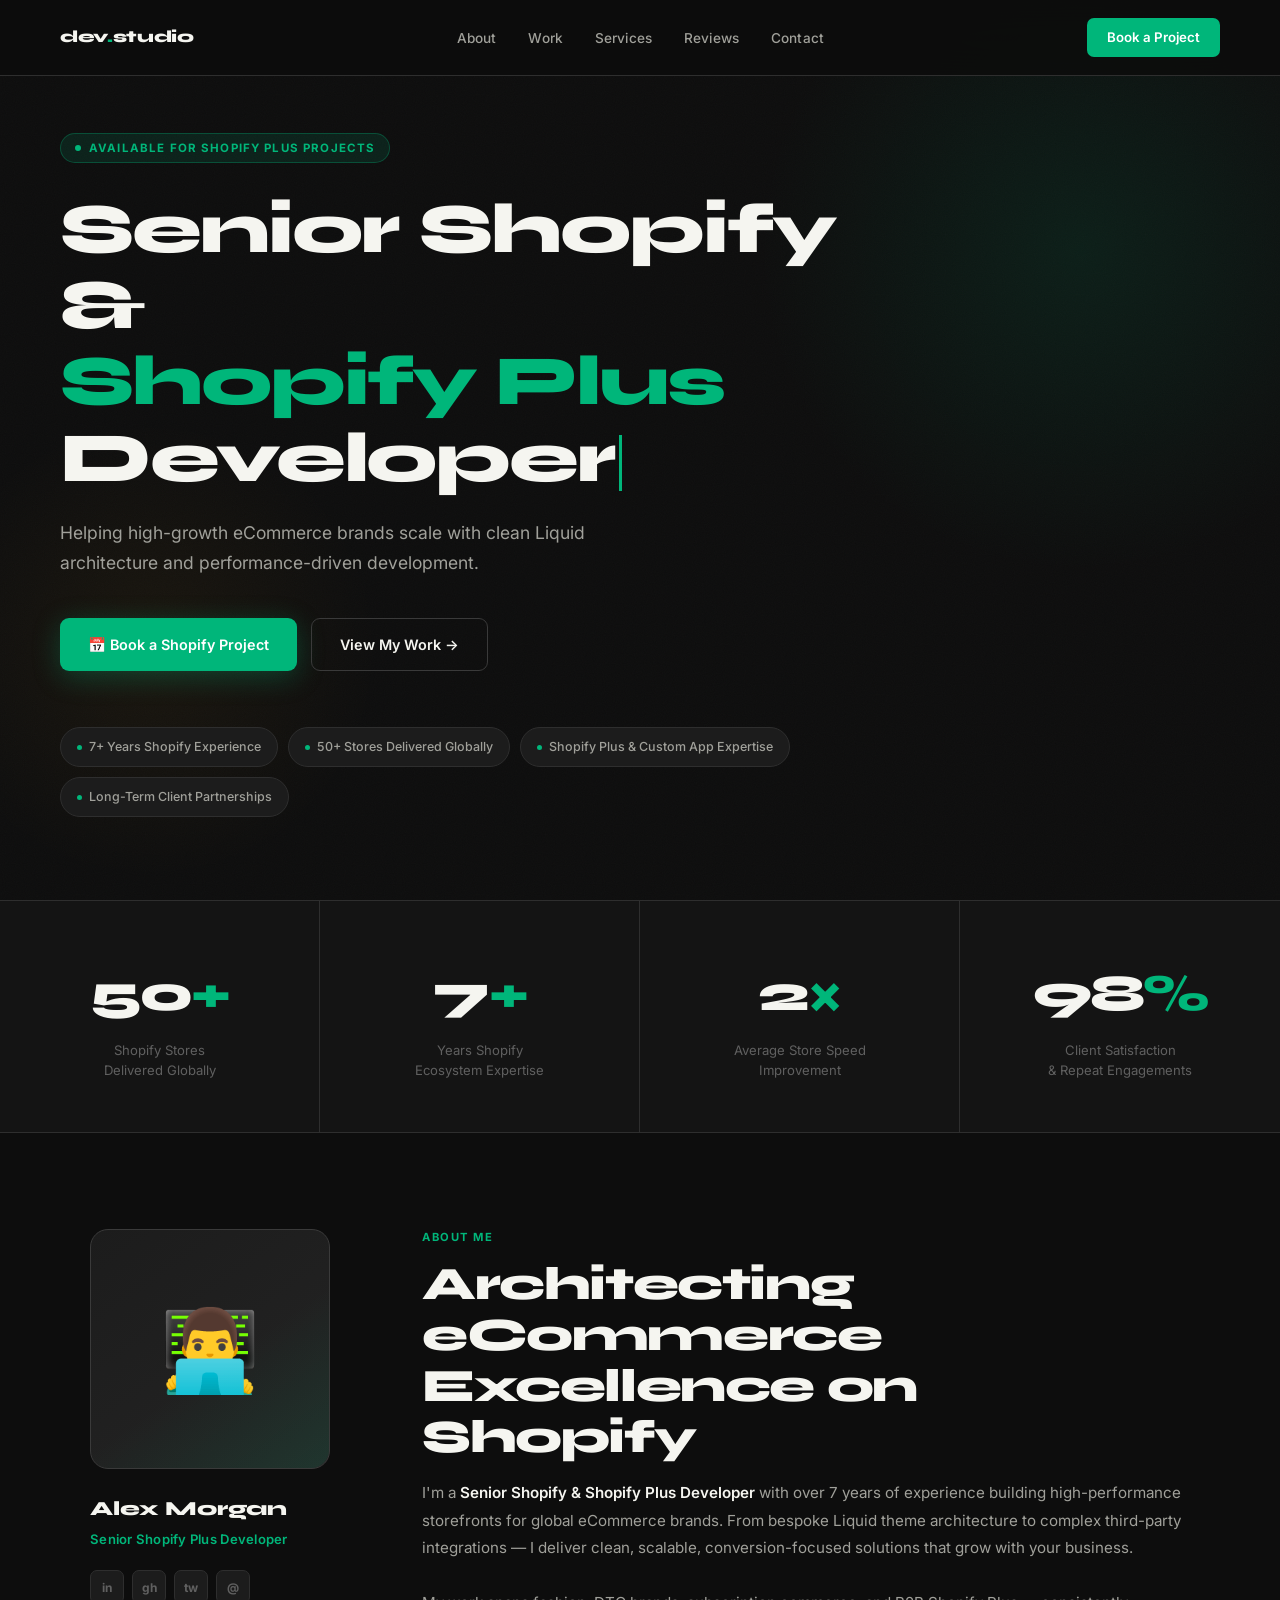
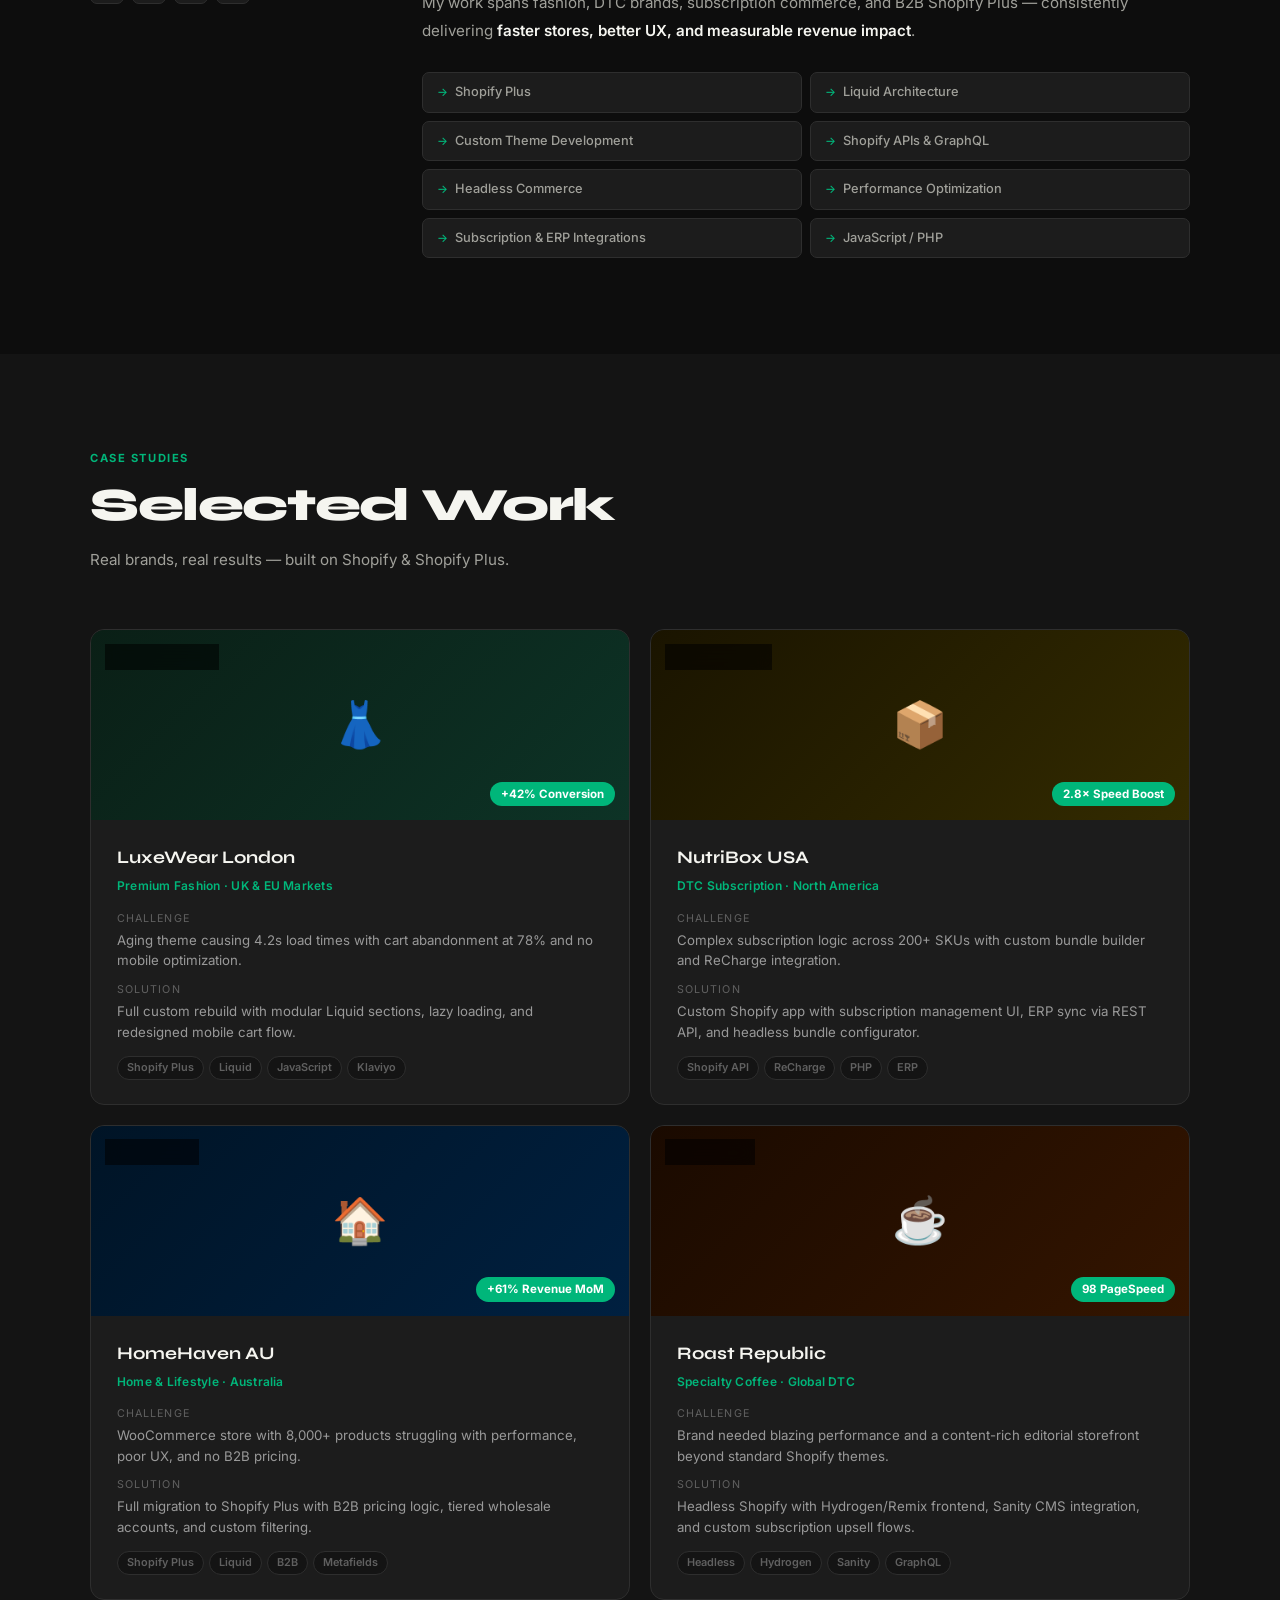
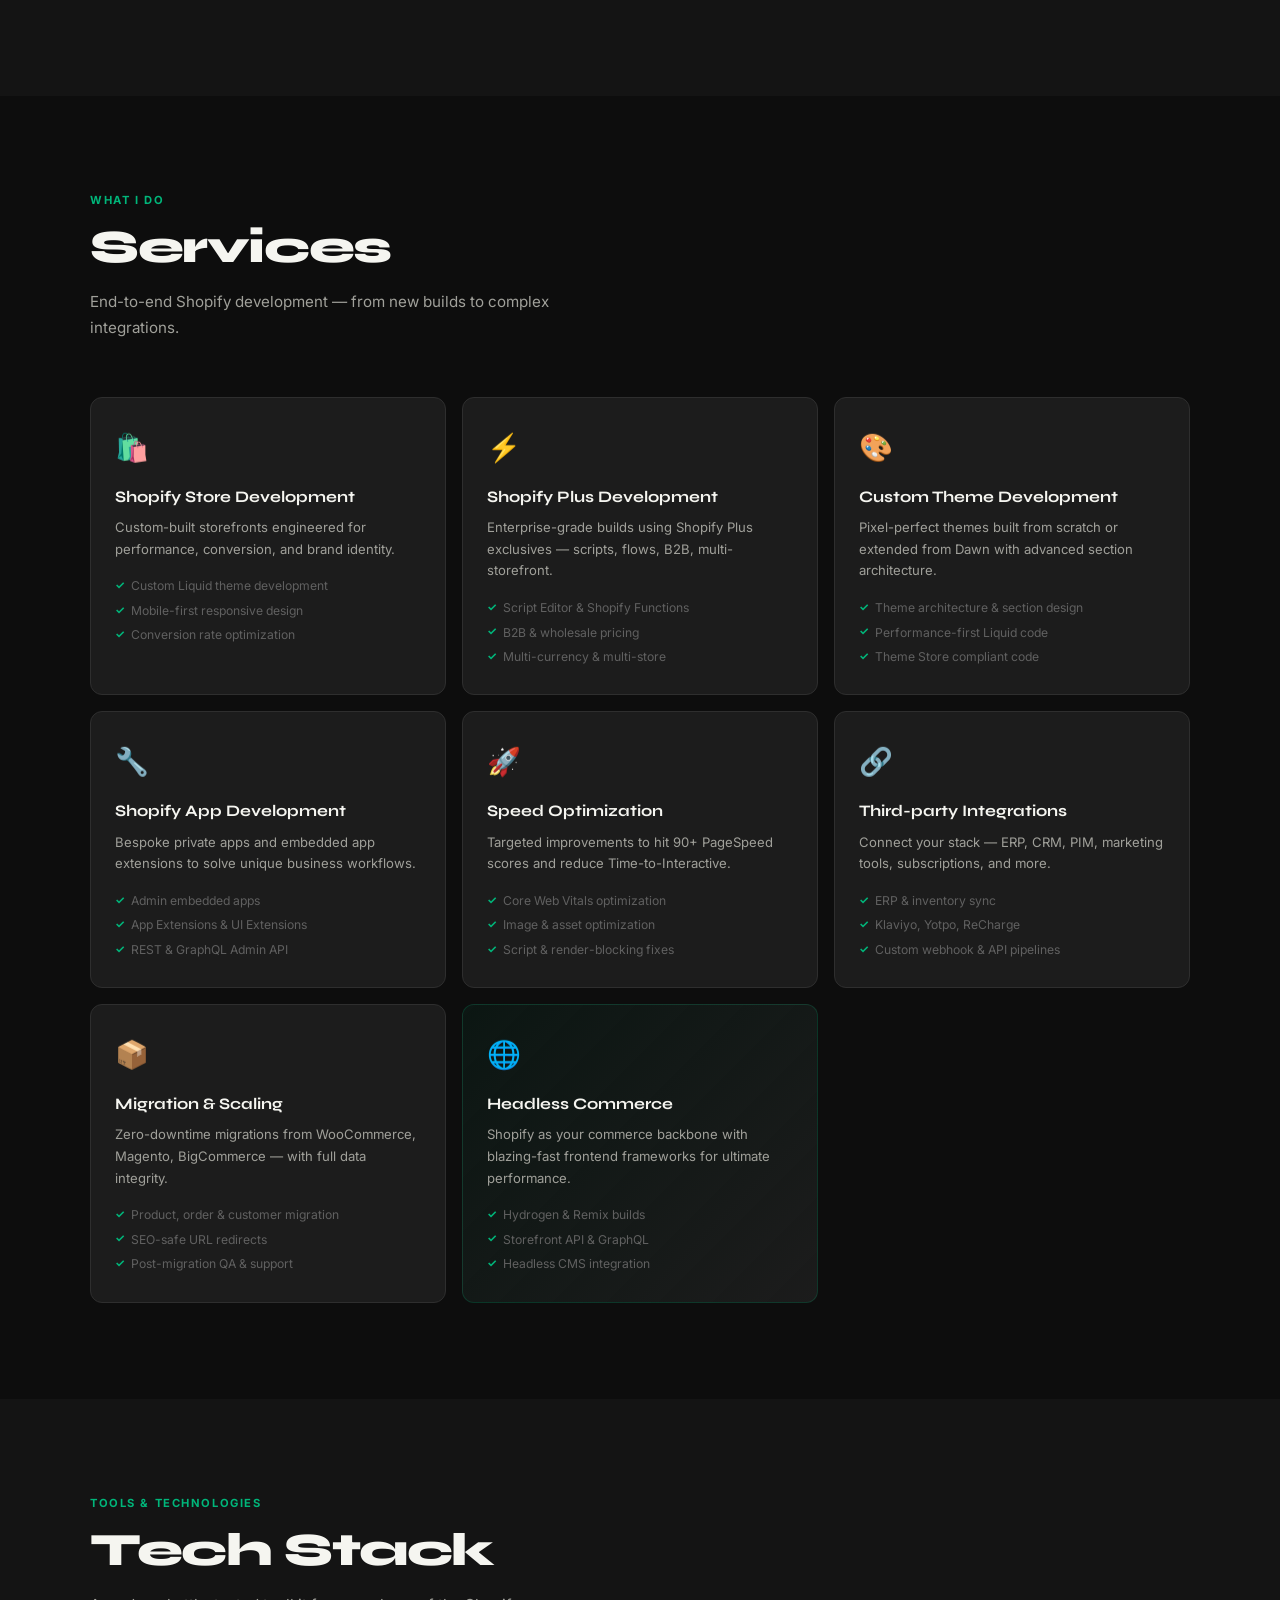
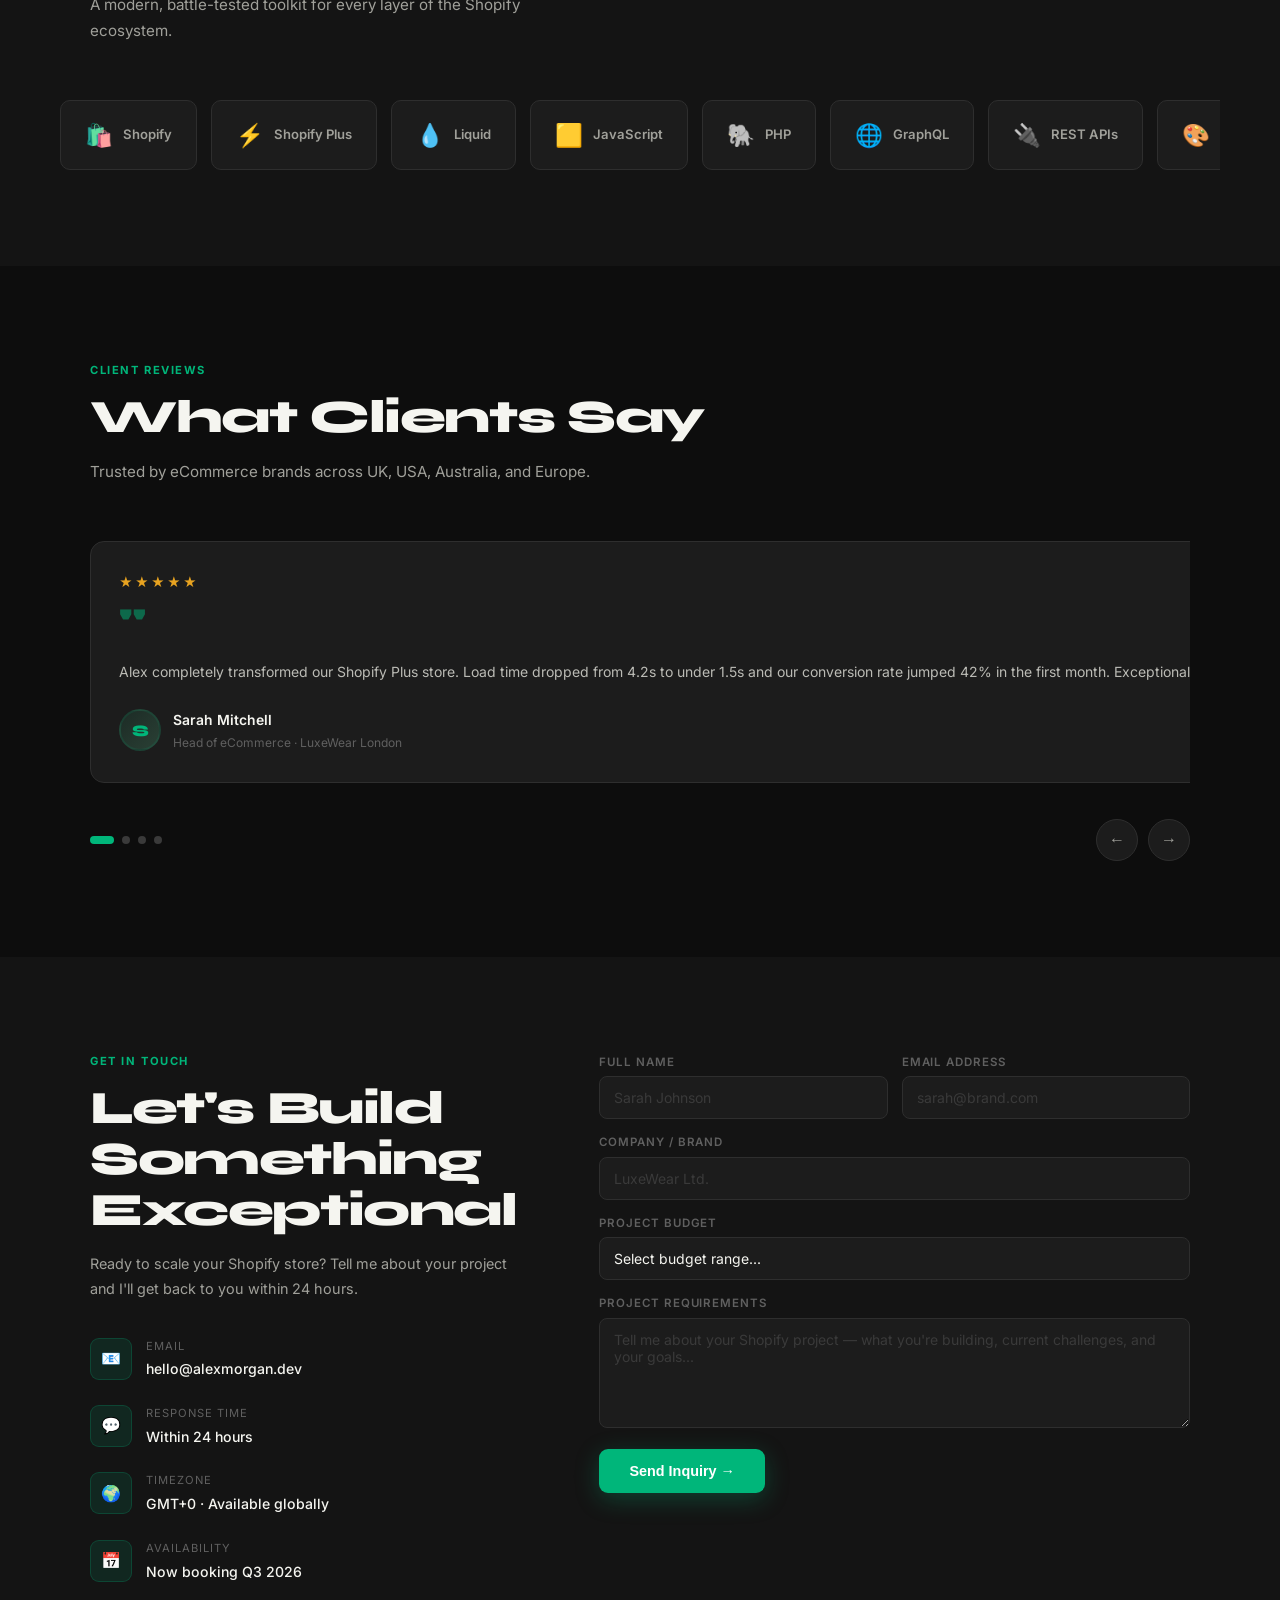
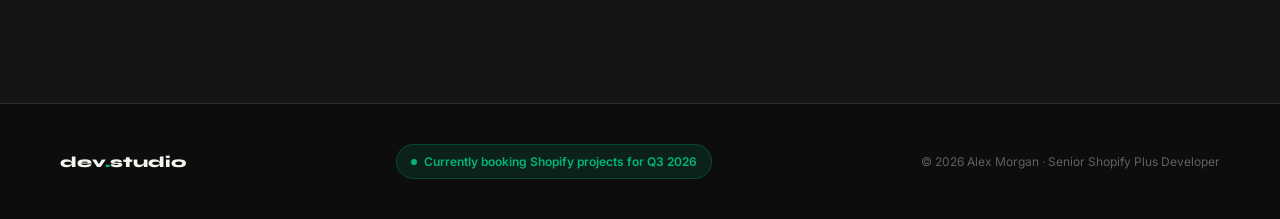
<file: shopify-portfolio.html>
<!DOCTYPE html>
<html lang="en">
<head>
<meta charset="UTF-8">
<meta name="viewport" content="width=device-width, initial-scale=1.0">
<title>Senior Shopify & Shopify Plus Developer | Portfolio</title>
<link rel="preconnect" href="https://fonts.googleapis.com">
<link href="https://fonts.googleapis.com/css2?family=Syne:wght@400;600;700;800&family=Inter:wght@300;400;500;600&display=swap" rel="stylesheet">
<style>
  *, *::before, *::after { box-sizing: border-box; margin: 0; padding: 0; }

  :root {
    --bg:       #0D0D0D;
    --bg2:      #141414;
    --card:     #1C1C1C;
    --border:   #2E2E2E;
    --border2:  #3A3A3A;
    --white:    #F5F5F0;
    --off:      #A0A09A;
    --dim:      #606060;
    --green:    #00B67A;
    --green-lt: #00D48E;
    --green-dim: rgba(0,182,122,0.12);
    --green-glow: rgba(0,182,122,0.28);
    --gold:     #E8A320;
    --gold-dim: rgba(232,163,32,0.12);
  }

  html { scroll-behavior: smooth; }

  body {
    font-family: 'Inter', sans-serif;
    background: var(--bg);
    color: var(--white);
    overflow-x: hidden;
    line-height: 1.6;
  }

  /* ─── NAV ─── */
  nav {
    position: fixed; top: 0; left: 0; right: 0; z-index: 100;
    display: flex; align-items: center; justify-content: space-between;
    padding: 18px 60px;
    background: rgba(13,13,13,0.90);
    backdrop-filter: blur(24px);
    border-bottom: 1px solid var(--border);
    transition: padding 0.3s;
  }
  .nav-logo {
    font-family: 'Syne', sans-serif; font-weight: 800; font-size: 1.05rem;
    color: var(--white); text-decoration: none; letter-spacing: -0.02em;
  }
  .nav-logo span { color: var(--green); }
  .nav-links { display: flex; gap: 32px; list-style: none; }
  .nav-links a {
    color: var(--off); font-size: 0.85rem; font-weight: 500;
    text-decoration: none; letter-spacing: 0.01em; transition: color 0.2s;
  }
  .nav-links a:hover { color: var(--white); }
  .nav-cta {
    background: var(--green); color: #fff;
    padding: 9px 20px; border-radius: 7px;
    font-size: 0.83rem; font-weight: 600; text-decoration: none;
    transition: background 0.2s, transform 0.15s;
  }
  .nav-cta:hover { background: var(--green-lt); transform: translateY(-1px); }

  /* ─── HERO ─── */
  #hero {
    min-height: 100vh;
    display: flex; flex-direction: column; justify-content: center;
    padding: 130px 60px 80px;
    position: relative; overflow: hidden;
    background: var(--bg);
  }
  .hero-noise {
    position: absolute; inset: 0; pointer-events: none; opacity: 0.025;
    background-image: url("data:image/svg+xml,%3Csvg viewBox='0 0 200 200' xmlns='http://www.w3.org/2000/svg'%3E%3Cfilter id='n'%3E%3CfeTurbulence type='fractalNoise' baseFrequency='0.9' numOctaves='4'/%3E%3C/filter%3E%3Crect width='100%25' height='100%25' filter='url(%23n)'/%3E%3C/svg%3E");
    background-size: 200px;
  }
  .hero-glow {
    position: absolute; pointer-events: none;
    width: 700px; height: 700px;
    border-radius: 50%;
    background: radial-gradient(circle, rgba(0,182,122,0.10) 0%, transparent 65%);
    top: -100px; right: -150px;
  }
  .hero-glow2 {
    position: absolute; pointer-events: none;
    width: 500px; height: 500px;
    border-radius: 50%;
    background: radial-gradient(circle, rgba(232,163,32,0.06) 0%, transparent 65%);
    bottom: 0; left: -100px;
  }
  .hero-inner { position: relative; max-width: 860px; }
  .hero-eyebrow {
    display: inline-flex; align-items: center; gap: 8px;
    background: var(--green-dim); border: 1px solid rgba(0,182,122,0.30);
    padding: 5px 14px; border-radius: 100px;
    font-size: 0.72rem; font-weight: 700; color: var(--green);
    letter-spacing: 0.1em; text-transform: uppercase;
    margin-bottom: 28px;
    animation: fadeUp 0.7s ease both;
  }
  .live-dot {
    width: 6px; height: 6px; border-radius: 50%;
    background: var(--green); animation: pulse 2s infinite;
  }
  @keyframes pulse { 0%,100%{opacity:1;transform:scale(1)} 50%{opacity:0.3;transform:scale(0.6)} }

  .hero-headline {
    font-family: 'Syne', sans-serif;
    font-size: clamp(2.6rem, 5.5vw, 4.8rem);
    font-weight: 800; line-height: 1.08;
    letter-spacing: -0.03em; color: var(--white);
    animation: fadeUp 0.7s 0.1s ease both;
    margin-bottom: 22px;
  }
  .hero-headline .hl { color: var(--green); }
  .cursor {
    display: inline-block; width: 3px; height: 0.8em;
    background: var(--green); margin-left: 4px; vertical-align: middle;
    animation: blink 1.1s step-end infinite;
  }
  @keyframes blink { 0%,100%{opacity:1} 50%{opacity:0} }

  .hero-sub {
    font-size: 1.1rem; color: var(--off); max-width: 540px;
    line-height: 1.72; animation: fadeUp 0.7s 0.18s ease both; margin-bottom: 40px;
  }
  .hero-actions {
    display: flex; gap: 14px; flex-wrap: wrap;
    animation: fadeUp 0.7s 0.26s ease both; margin-bottom: 56px;
  }
  .btn-primary {
    background: var(--green); color: #fff;
    padding: 14px 28px; border-radius: 9px;
    font-size: 0.9rem; font-weight: 600; text-decoration: none;
    transition: all 0.2s; display: inline-flex; align-items: center; gap: 7px;
    box-shadow: 0 6px 28px var(--green-glow);
  }
  .btn-primary:hover { background: var(--green-lt); transform: translateY(-2px); box-shadow: 0 10px 36px var(--green-glow); }
  .btn-secondary {
    background: transparent; color: var(--white);
    padding: 14px 28px; border-radius: 9px;
    font-size: 0.9rem; font-weight: 600; text-decoration: none;
    border: 1px solid var(--border2); transition: all 0.2s;
    display: inline-flex; align-items: center; gap: 7px;
  }
  .btn-secondary:hover { border-color: var(--green); color: var(--green); }

  .trust-badges { display: flex; flex-wrap: wrap; gap: 10px; animation: fadeUp 0.7s 0.34s ease both; }
  .badge {
    display: flex; align-items: center; gap: 7px;
    background: var(--card); border: 1px solid var(--border);
    padding: 9px 16px; border-radius: 100px;
    font-size: 0.78rem; font-weight: 500; color: var(--off);
    transition: all 0.2s;
  }
  .badge:hover { border-color: var(--green); color: var(--white); }
  .badge-dot { width: 5px; height: 5px; border-radius: 50%; background: var(--green); flex-shrink: 0; }

  @keyframes fadeUp { from{opacity:0;transform:translateY(18px)} to{opacity:1;transform:translateY(0)} }

  /* ─── SECTION BASE ─── */
  section { padding: 96px 60px; }
  .section-label {
    font-size: 0.7rem; font-weight: 700; letter-spacing: 0.14em;
    text-transform: uppercase; color: var(--green); margin-bottom: 12px;
  }
  .section-title {
    font-family: 'Syne', sans-serif;
    font-size: clamp(1.9rem, 3.8vw, 2.9rem);
    font-weight: 800; letter-spacing: -0.03em; line-height: 1.1;
    color: var(--white); margin-bottom: 16px;
  }
  .section-sub { font-size: 0.95rem; color: var(--off); max-width: 500px; line-height: 1.72; margin-bottom: 56px; }

  /* ─── STATS ─── */
  #stats { background: var(--bg2); padding: 0; border-top: 1px solid var(--border); border-bottom: 1px solid var(--border); }
  .stats-grid { display: grid; grid-template-columns: repeat(4,1fr); }
  .stat-block {
    padding: 52px 44px; text-align: center;
    border-right: 1px solid var(--border);
  }
  .stat-block:last-child { border-right: none; }
  .stat-num {
    font-family: 'Syne', sans-serif; font-weight: 800;
    font-size: 3.2rem; color: var(--white); letter-spacing: -0.04em; margin-bottom: 6px;
  }
  .stat-num em { color: var(--green); font-style: normal; }
  .stat-label { font-size: 0.82rem; color: var(--dim); line-height: 1.5; }

  /* ─── ABOUT ─── */
  #about { background: var(--bg); }
  .about-grid { display: grid; grid-template-columns: 260px 1fr; gap: 72px; align-items: start; max-width: 1100px; margin: 0 auto; }
  .about-avatar {
    width: 240px; height: 240px; border-radius: 18px;
    background: linear-gradient(145deg, #1C1C1C, #242424);
    border: 1px solid var(--border2);
    display: flex; align-items: center; justify-content: center;
    font-size: 5rem; margin-bottom: 24px; position: relative;
  }
  .about-avatar::after {
    content: ''; position: absolute; inset: 0; border-radius: 18px;
    background: linear-gradient(145deg, transparent 55%, var(--green-dim));
  }
  .about-name { font-family: 'Syne', sans-serif; font-weight: 800; font-size: 1.25rem; color: var(--white); margin-bottom: 4px; }
  .about-role { font-size: 0.82rem; color: var(--green); font-weight: 600; margin-bottom: 20px; letter-spacing: 0.02em; }
  .socials { display: flex; gap: 8px; }
  .soc {
    width: 34px; height: 34px; border-radius: 7px;
    background: var(--card); border: 1px solid var(--border);
    display: flex; align-items: center; justify-content: center;
    font-size: 0.75rem; font-weight: 700; color: var(--dim); text-decoration: none;
    transition: all 0.2s;
  }
  .soc:hover { border-color: var(--green); color: var(--white); background: var(--green-dim); }
  .about-bio { font-size: 0.95rem; color: var(--off); line-height: 1.8; margin-bottom: 28px; }
  .about-bio strong { color: var(--white); font-weight: 600; }
  .skills-grid { display: grid; grid-template-columns: repeat(2,1fr); gap: 8px; }
  .skill-tag {
    background: var(--card); border: 1px solid var(--border);
    padding: 9px 14px; border-radius: 7px;
    font-size: 0.8rem; font-weight: 500; color: var(--off);
    display: flex; align-items: center; gap: 7px; transition: all 0.2s;
  }
  .skill-tag:hover { border-color: var(--green); color: var(--white); }
  .skill-tag::before { content: '→'; color: var(--green); font-size: 0.72rem; }

  /* ─── PORTFOLIO ─── */
  #portfolio { background: var(--bg2); }
  .portfolio-grid { display: grid; grid-template-columns: repeat(2,1fr); gap: 20px; max-width: 1100px; margin: 0 auto; }
  .case-card {
    background: var(--card); border: 1px solid var(--border);
    border-radius: 14px; overflow: hidden; transition: all 0.28s; cursor: pointer;
  }
  .case-card:hover { border-color: var(--green); transform: translateY(-4px); box-shadow: 0 16px 48px rgba(0,182,122,0.10); }
  .case-img {
    height: 190px; position: relative; overflow: hidden;
    display: flex; align-items: center; justify-content: center; font-size: 2.8rem;
  }
  .ci1 { background: linear-gradient(135deg, #0A1F16, #0D3326); }
  .ci2 { background: linear-gradient(135deg, #1A1400, #332B00); }
  .ci3 { background: linear-gradient(135deg, #001426, #002040); }
  .ci4 { background: linear-gradient(135deg, #1A0A00, #341500); }
  .case-tag {
    position: absolute; top: 14px; left: 14px;
    background: rgba(0,0,0,0.55); backdrop-filter: blur(8px);
    border: 1px solid rgba(255,255,255,0.08);
    padding: 3px 11px; border-radius: 100px;
    font-size: 0.67rem; font-weight: 700; color: var(--white);
    text-transform: uppercase; letter-spacing: 0.09em;
  }
  .result-badge {
    position: absolute; bottom: 14px; right: 14px;
    background: var(--green); color: #fff;
    padding: 3px 11px; border-radius: 100px;
    font-size: 0.72rem; font-weight: 700;
  }
  .case-body { padding: 24px 26px; }
  .case-brand { font-family: 'Syne', sans-serif; font-weight: 700; font-size: 1.1rem; color: var(--white); margin-bottom: 4px; }
  .case-niche { font-size: 0.75rem; color: var(--green); font-weight: 600; margin-bottom: 14px; letter-spacing: 0.02em; }
  .case-row { margin-bottom: 10px; }
  .case-row-label { font-size: 0.67rem; text-transform: uppercase; letter-spacing: 0.1em; color: var(--dim); margin-bottom: 3px; }
  .case-row-text { font-size: 0.83rem; color: #999; line-height: 1.55; }
  .case-tech { display: flex; flex-wrap: wrap; gap: 5px; margin-top: 14px; }
  .tech-pill {
    background: var(--bg2); border: 1px solid var(--border);
    padding: 2px 9px; border-radius: 100px;
    font-size: 0.68rem; font-weight: 600; color: var(--dim);
  }

  /* ─── SERVICES ─── */
  #services { background: var(--bg); }
  .services-grid { display: grid; grid-template-columns: repeat(3,1fr); gap: 16px; max-width: 1100px; margin: 0 auto; }
  .service-card {
    background: var(--card); border: 1px solid var(--border);
    border-radius: 12px; padding: 28px 24px; transition: all 0.25s; position: relative; overflow: hidden;
  }
  .service-card::after {
    content: ''; position: absolute; top: 0; left: 0; right: 0; height: 2px;
    background: linear-gradient(90deg, var(--green), transparent);
    opacity: 0; transition: opacity 0.25s;
  }
  .service-card:hover { border-color: var(--border2); transform: translateY(-2px); box-shadow: 0 8px 32px rgba(0,0,0,0.4); }
  .service-card:hover::after { opacity: 1; }
  .service-icon { font-size: 1.7rem; margin-bottom: 14px; }
  .service-name { font-family: 'Syne', sans-serif; font-weight: 700; font-size: 1rem; color: var(--white); margin-bottom: 8px; }
  .service-desc { font-size: 0.82rem; color: var(--off); line-height: 1.65; }
  .service-features { margin-top: 16px; display: flex; flex-direction: column; gap: 5px; }
  .sf { font-size: 0.76rem; color: var(--dim); display: flex; align-items: center; gap: 6px; }
  .sf::before { content: '✓'; color: var(--green); font-weight: 700; font-size: 0.7rem; }

  /* ─── TECH STACK ─── */
  #techstack { background: var(--bg2); }
  .tech-track-wrap { overflow: hidden; }
  .tech-track { display: flex; gap: 14px; animation: scrollL 30s linear infinite; width: max-content; }
  .tech-track-wrap:hover .tech-track { animation-play-state: paused; }
  @keyframes scrollL { from{transform:translateX(0)} to{transform:translateX(-50%)} }
  .tech-item {
    background: var(--card); border: 1px solid var(--border);
    border-radius: 10px; padding: 16px 24px;
    display: flex; align-items: center; gap: 10px; white-space: nowrap; flex-shrink: 0;
    transition: border-color 0.2s;
  }
  .tech-item:hover { border-color: var(--green); }
  .tech-item-icon { font-size: 1.4rem; }
  .tech-item-name { font-size: 0.82rem; font-weight: 600; color: var(--off); }

  /* ─── TESTIMONIALS SLIDER ─── */
  #testimonials { background: var(--bg); }
  .testi-outer { max-width: 1100px; margin: 0 auto; }
  .testi-slider-wrap { position: relative; overflow: hidden; }
  .testi-track {
    display: flex; transition: transform 0.5s cubic-bezier(0.4,0,0.2,1);
    will-change: transform;
  }
  .testi-slide {
    min-width: calc(33.333% - 11px); margin-right: 16px;
    background: var(--card); border: 1px solid var(--border);
    border-radius: 14px; padding: 30px 28px; flex-shrink: 0;
    transition: border-color 0.2s;
  }
  .testi-slide:hover { border-color: var(--border2); }
  .testi-stars { color: var(--gold); font-size: 0.82rem; margin-bottom: 10px; letter-spacing: 2px; }
  .testi-quote-mark { font-family: 'Syne', sans-serif; font-weight: 800; font-size: 2.8rem; color: var(--green); line-height: 1; margin-bottom: 12px; opacity: 0.5; }
  .testi-text { font-size: 0.875rem; color: #BBBBB5; line-height: 1.78; margin-bottom: 24px; }
  .testi-author { display: flex; align-items: center; gap: 12px; }
  .testi-av {
    width: 42px; height: 42px; border-radius: 50%;
    background: linear-gradient(135deg, #1C2B25, #2A4035);
    border: 2px solid var(--green-dim);
    display: flex; align-items: center; justify-content: center;
    font-family: 'Syne', sans-serif; font-weight: 800;
    font-size: 1rem; color: var(--green); flex-shrink: 0;
  }
  .testi-name { font-size: 0.87rem; font-weight: 600; color: var(--white); }
  .testi-company { font-size: 0.75rem; color: var(--dim); margin-top: 2px; }

  /* Slider controls */
  .testi-controls {
    display: flex; align-items: center; justify-content: space-between;
    margin-top: 36px;
  }
  .testi-dots { display: flex; gap: 8px; }
  .testi-dot {
    width: 8px; height: 8px; border-radius: 100px;
    background: var(--border2); cursor: pointer; transition: all 0.3s;
    border: none; padding: 0;
  }
  .testi-dot.active { background: var(--green); width: 24px; }
  .testi-arrows { display: flex; gap: 10px; }
  .testi-arrow {
    width: 42px; height: 42px; border-radius: 50%;
    background: var(--card); border: 1px solid var(--border);
    display: flex; align-items: center; justify-content: center;
    cursor: pointer; color: var(--off); font-size: 1rem;
    transition: all 0.2s;
  }
  .testi-arrow:hover { border-color: var(--green); color: var(--green); background: var(--green-dim); }

  /* ─── CONTACT ─── */
  #contact { background: var(--bg2); }
  .contact-wrap { display: grid; grid-template-columns: 1fr 1.35fr; gap: 72px; align-items: start; max-width: 1100px; margin: 0 auto; }
  .contact-info-row { display: flex; gap: 14px; align-items: flex-start; margin-bottom: 24px; }
  .c-icon {
    width: 42px; height: 42px; border-radius: 9px;
    background: var(--green-dim); border: 1px solid rgba(0,182,122,0.22);
    display: flex; align-items: center; justify-content: center; font-size: 1rem; flex-shrink: 0;
  }
  .c-label { font-size: 0.7rem; color: var(--dim); text-transform: uppercase; letter-spacing: 0.09em; margin-bottom: 3px; }
  .c-val { font-size: 0.88rem; color: var(--white); font-weight: 500; }
  form { display: flex; flex-direction: column; gap: 14px; }
  .form-row { display: grid; grid-template-columns: 1fr 1fr; gap: 14px; }
  label { display: block; font-size: 0.72rem; font-weight: 600; color: var(--dim); text-transform: uppercase; letter-spacing: 0.08em; margin-bottom: 5px; }
  input, select, textarea {
    width: 100%; background: var(--card); border: 1px solid var(--border);
    border-radius: 8px; padding: 12px 14px;
    color: var(--white); font-size: 0.875rem; font-family: 'Inter', sans-serif;
    outline: none; transition: border-color 0.2s, box-shadow 0.2s; appearance: none;
  }
  input:focus, select:focus, textarea:focus { border-color: var(--green); box-shadow: 0 0 0 3px var(--green-dim); }
  input::placeholder, textarea::placeholder { color: #3A3A3A; }
  select option { background: var(--card); color: var(--white); }
  textarea { resize: vertical; min-height: 110px; }
  .btn-submit {
    background: var(--green); color: #fff;
    padding: 14px 30px; border-radius: 9px;
    font-size: 0.9rem; font-weight: 600; border: none; cursor: pointer;
    transition: all 0.2s; box-shadow: 0 6px 24px var(--green-glow);
    display: inline-flex; align-items: center; gap: 7px; align-self: flex-start;
  }
  .btn-submit:hover { background: var(--green-lt); transform: translateY(-2px); }

  /* ─── FOOTER ─── */
  footer {
    background: var(--bg); border-top: 1px solid var(--border);
    padding: 40px 60px;
    display: flex; justify-content: space-between; align-items: center; flex-wrap: wrap; gap: 16px;
  }
  .footer-logo { font-family: 'Syne', sans-serif; font-weight: 800; font-size: 0.95rem; color: var(--white); text-decoration: none; }
  .footer-logo span { color: var(--green); }
  .footer-avail {
    display: flex; align-items: center; gap: 7px;
    background: var(--green-dim); border: 1px solid rgba(0,182,122,0.25);
    padding: 7px 14px; border-radius: 100px;
    font-size: 0.75rem; font-weight: 600; color: var(--green);
  }
  .footer-avail::before { content: ''; width: 6px; height: 6px; border-radius: 50%; background: var(--green); animation: pulse 2s infinite; }
  .footer-copy { font-size: 0.75rem; color: var(--dim); }

  /* ─── REVEAL ─── */
  .reveal { opacity: 0; transform: translateY(20px); transition: opacity 0.6s ease, transform 0.6s ease; }
  .reveal.visible { opacity: 1; transform: translateY(0); }

  /* ─── RESPONSIVE ─── */
  @media (max-width: 960px) {
    nav { padding: 14px 24px; }
    .nav-links { display: none; }
    section { padding: 64px 24px; }
    #hero { padding: 110px 24px 56px; }
    .about-grid, .contact-wrap { grid-template-columns: 1fr; gap: 40px; }
    .portfolio-grid { grid-template-columns: 1fr; }
    .services-grid { grid-template-columns: repeat(2,1fr); }
    .stats-grid { grid-template-columns: repeat(2,1fr); }
    .stat-block { border-right: none; border-bottom: 1px solid var(--border); }
    .form-row { grid-template-columns: 1fr; }
    footer { flex-direction: column; align-items: flex-start; padding: 32px 24px; }
    .testi-slide { min-width: calc(100% - 0px); margin-right: 16px; }
  }
  @media (max-width: 640px) {
    .services-grid { grid-template-columns: 1fr; }
    .stats-grid { grid-template-columns: 1fr; }
    .skills-grid { grid-template-columns: 1fr; }
    .testi-slide { min-width: 100%; }
  }
  @media (prefers-reduced-motion: reduce) {
    *, *::before, *::after { animation: none !important; transition: none !important; }
  }
</style>
</head>
<body>

<!-- NAV -->
<nav id="main-nav">
  <a href="#hero" class="nav-logo">dev<span>.</span>studio</a>
  <ul class="nav-links">
    <li><a href="#about">About</a></li>
    <li><a href="#portfolio">Work</a></li>
    <li><a href="#services">Services</a></li>
    <li><a href="#testimonials">Reviews</a></li>
    <li><a href="#contact">Contact</a></li>
  </ul>
  <a href="#contact" class="nav-cta">Book a Project</a>
</nav>

<!-- HERO -->
<section id="hero">
  <div class="hero-noise"></div>
  <div class="hero-glow"></div>
  <div class="hero-glow2"></div>
  <div class="hero-inner">
    <div class="hero-eyebrow"><div class="live-dot"></div>Available for Shopify Plus Projects</div>
    <h1 class="hero-headline">
      Senior Shopify &amp;<br>
      <span class="hl">Shopify Plus</span><br>
      Developer<span class="cursor"></span>
    </h1>
    <p class="hero-sub">Helping high-growth eCommerce brands scale with clean Liquid architecture and performance-driven development.</p>
    <div class="hero-actions">
      <a href="#contact" class="btn-primary">📅 Book a Shopify Project</a>
      <a href="#portfolio" class="btn-secondary">View My Work →</a>
    </div>
    <div class="trust-badges">
      <div class="badge"><div class="badge-dot"></div>7+ Years Shopify Experience</div>
      <div class="badge"><div class="badge-dot"></div>50+ Stores Delivered Globally</div>
      <div class="badge"><div class="badge-dot"></div>Shopify Plus &amp; Custom App Expertise</div>
      <div class="badge"><div class="badge-dot"></div>Long-Term Client Partnerships</div>
    </div>
  </div>
</section>

<!-- STATS -->
<div id="stats">
  <div class="stats-grid">
    <div class="stat-block reveal"><div class="stat-num">50<em>+</em></div><div class="stat-label">Shopify Stores<br>Delivered Globally</div></div>
    <div class="stat-block reveal"><div class="stat-num">7<em>+</em></div><div class="stat-label">Years Shopify<br>Ecosystem Expertise</div></div>
    <div class="stat-block reveal"><div class="stat-num">2<em>×</em></div><div class="stat-label">Average Store Speed<br>Improvement</div></div>
    <div class="stat-block reveal"><div class="stat-num">98<em>%</em></div><div class="stat-label">Client Satisfaction<br>&amp; Repeat Engagements</div></div>
  </div>
</div>

<!-- ABOUT -->
<section id="about">
  <div class="about-grid">
    <div class="reveal">
      <div class="about-avatar">👨‍💻</div>
      <div class="about-name">Alex Morgan</div>
      <div class="about-role">Senior Shopify Plus Developer</div>
      <div class="socials">
        <a href="#" class="soc">in</a>
        <a href="#" class="soc">gh</a>
        <a href="#" class="soc">tw</a>
        <a href="#" class="soc">@</a>
      </div>
    </div>
    <div class="reveal">
      <div class="section-label">About Me</div>
      <h2 class="section-title">Architecting eCommerce<br>Excellence on Shopify</h2>
      <p class="about-bio">I'm a <strong>Senior Shopify &amp; Shopify Plus Developer</strong> with over 7 years of experience building high-performance storefronts for global eCommerce brands. From bespoke Liquid theme architecture to complex third-party integrations — I deliver clean, scalable, conversion-focused solutions that grow with your business.</p>
      <p class="about-bio">My work spans fashion, DTC brands, subscription commerce, and B2B Shopify Plus — consistently delivering <strong>faster stores, better UX, and measurable revenue impact</strong>.</p>
      <div class="skills-grid">
        <div class="skill-tag">Shopify Plus</div>
        <div class="skill-tag">Liquid Architecture</div>
        <div class="skill-tag">Custom Theme Development</div>
        <div class="skill-tag">Shopify APIs &amp; GraphQL</div>
        <div class="skill-tag">Headless Commerce</div>
        <div class="skill-tag">Performance Optimization</div>
        <div class="skill-tag">Subscription &amp; ERP Integrations</div>
        <div class="skill-tag">JavaScript / PHP</div>
      </div>
    </div>
  </div>
</section>

<!-- PORTFOLIO -->
<section id="portfolio">
  <div style="max-width:1100px;margin:0 auto;">
    <div class="section-label reveal">Case Studies</div>
    <h2 class="section-title reveal">Selected Work</h2>
    <p class="section-sub reveal">Real brands, real results — built on Shopify &amp; Shopify Plus.</p>
    <div class="portfolio-grid">
      <div class="case-card reveal">
        <div class="case-img ci1"><span>👗</span><div class="case-tag">Shopify Plus</div><div class="result-badge">+42% Conversion</div></div>
        <div class="case-body">
          <div class="case-brand">LuxeWear London</div>
          <div class="case-niche">Premium Fashion · UK &amp; EU Markets</div>
          <div class="case-row"><div class="case-row-label">Challenge</div><div class="case-row-text">Aging theme causing 4.2s load times with cart abandonment at 78% and no mobile optimization.</div></div>
          <div class="case-row"><div class="case-row-label">Solution</div><div class="case-row-text">Full custom rebuild with modular Liquid sections, lazy loading, and redesigned mobile cart flow.</div></div>
          <div class="case-tech"><span class="tech-pill">Shopify Plus</span><span class="tech-pill">Liquid</span><span class="tech-pill">JavaScript</span><span class="tech-pill">Klaviyo</span></div>
        </div>
      </div>
      <div class="case-card reveal">
        <div class="case-img ci2"><span>📦</span><div class="case-tag">Custom App</div><div class="result-badge">2.8× Speed Boost</div></div>
        <div class="case-body">
          <div class="case-brand">NutriBox USA</div>
          <div class="case-niche">DTC Subscription · North America</div>
          <div class="case-row"><div class="case-row-label">Challenge</div><div class="case-row-text">Complex subscription logic across 200+ SKUs with custom bundle builder and ReCharge integration.</div></div>
          <div class="case-row"><div class="case-row-label">Solution</div><div class="case-row-text">Custom Shopify app with subscription management UI, ERP sync via REST API, and headless bundle configurator.</div></div>
          <div class="case-tech"><span class="tech-pill">Shopify API</span><span class="tech-pill">ReCharge</span><span class="tech-pill">PHP</span><span class="tech-pill">ERP</span></div>
        </div>
      </div>
      <div class="case-card reveal">
        <div class="case-img ci3"><span>🏠</span><div class="case-tag">Migration</div><div class="result-badge">+61% Revenue MoM</div></div>
        <div class="case-body">
          <div class="case-brand">HomeHaven AU</div>
          <div class="case-niche">Home &amp; Lifestyle · Australia</div>
          <div class="case-row"><div class="case-row-label">Challenge</div><div class="case-row-text">WooCommerce store with 8,000+ products struggling with performance, poor UX, and no B2B pricing.</div></div>
          <div class="case-row"><div class="case-row-label">Solution</div><div class="case-row-text">Full migration to Shopify Plus with B2B pricing logic, tiered wholesale accounts, and custom filtering.</div></div>
          <div class="case-tech"><span class="tech-pill">Shopify Plus</span><span class="tech-pill">Liquid</span><span class="tech-pill">B2B</span><span class="tech-pill">Metafields</span></div>
        </div>
      </div>
      <div class="case-card reveal">
        <div class="case-img ci4"><span>☕</span><div class="case-tag">Headless</div><div class="result-badge">98 PageSpeed</div></div>
        <div class="case-body">
          <div class="case-brand">Roast Republic</div>
          <div class="case-niche">Specialty Coffee · Global DTC</div>
          <div class="case-row"><div class="case-row-label">Challenge</div><div class="case-row-text">Brand needed blazing performance and a content-rich editorial storefront beyond standard Shopify themes.</div></div>
          <div class="case-row"><div class="case-row-label">Solution</div><div class="case-row-text">Headless Shopify with Hydrogen/Remix frontend, Sanity CMS integration, and custom subscription upsell flows.</div></div>
          <div class="case-tech"><span class="tech-pill">Headless</span><span class="tech-pill">Hydrogen</span><span class="tech-pill">Sanity</span><span class="tech-pill">GraphQL</span></div>
        </div>
      </div>
    </div>
  </div>
</section>

<!-- SERVICES -->
<section id="services">
  <div style="max-width:1100px;margin:0 auto;">
    <div class="section-label reveal">What I Do</div>
    <h2 class="section-title reveal">Services</h2>
    <p class="section-sub reveal">End-to-end Shopify development — from new builds to complex integrations.</p>
    <div class="services-grid">
      <div class="service-card reveal">
        <div class="service-icon">🛍️</div>
        <div class="service-name">Shopify Store Development</div>
        <div class="service-desc">Custom-built storefronts engineered for performance, conversion, and brand identity.</div>
        <div class="service-features"><div class="sf">Custom Liquid theme development</div><div class="sf">Mobile-first responsive design</div><div class="sf">Conversion rate optimization</div></div>
      </div>
      <div class="service-card reveal">
        <div class="service-icon">⚡</div>
        <div class="service-name">Shopify Plus Development</div>
        <div class="service-desc">Enterprise-grade builds using Shopify Plus exclusives — scripts, flows, B2B, multi-storefront.</div>
        <div class="service-features"><div class="sf">Script Editor &amp; Shopify Functions</div><div class="sf">B2B &amp; wholesale pricing</div><div class="sf">Multi-currency &amp; multi-store</div></div>
      </div>
      <div class="service-card reveal">
        <div class="service-icon">🎨</div>
        <div class="service-name">Custom Theme Development</div>
        <div class="service-desc">Pixel-perfect themes built from scratch or extended from Dawn with advanced section architecture.</div>
        <div class="service-features"><div class="sf">Theme architecture &amp; section design</div><div class="sf">Performance-first Liquid code</div><div class="sf">Theme Store compliant code</div></div>
      </div>
      <div class="service-card reveal">
        <div class="service-icon">🔧</div>
        <div class="service-name">Shopify App Development</div>
        <div class="service-desc">Bespoke private apps and embedded app extensions to solve unique business workflows.</div>
        <div class="service-features"><div class="sf">Admin embedded apps</div><div class="sf">App Extensions &amp; UI Extensions</div><div class="sf">REST &amp; GraphQL Admin API</div></div>
      </div>
      <div class="service-card reveal">
        <div class="service-icon">🚀</div>
        <div class="service-name">Speed Optimization</div>
        <div class="service-desc">Targeted improvements to hit 90+ PageSpeed scores and reduce Time-to-Interactive.</div>
        <div class="service-features"><div class="sf">Core Web Vitals optimization</div><div class="sf">Image &amp; asset optimization</div><div class="sf">Script &amp; render-blocking fixes</div></div>
      </div>
      <div class="service-card reveal">
        <div class="service-icon">🔗</div>
        <div class="service-name">Third-party Integrations</div>
        <div class="service-desc">Connect your stack — ERP, CRM, PIM, marketing tools, subscriptions, and more.</div>
        <div class="service-features"><div class="sf">ERP &amp; inventory sync</div><div class="sf">Klaviyo, Yotpo, ReCharge</div><div class="sf">Custom webhook &amp; API pipelines</div></div>
      </div>
      <div class="service-card reveal">
        <div class="service-icon">📦</div>
        <div class="service-name">Migration &amp; Scaling</div>
        <div class="service-desc">Zero-downtime migrations from WooCommerce, Magento, BigCommerce — with full data integrity.</div>
        <div class="service-features"><div class="sf">Product, order &amp; customer migration</div><div class="sf">SEO-safe URL redirects</div><div class="sf">Post-migration QA &amp; support</div></div>
      </div>
      <div class="service-card reveal" style="border-color:rgba(0,182,122,0.2);background:linear-gradient(135deg,rgba(0,182,122,0.06),var(--card));">
        <div class="service-icon">🌐</div>
        <div class="service-name">Headless Commerce</div>
        <div class="service-desc">Shopify as your commerce backbone with blazing-fast frontend frameworks for ultimate performance.</div>
        <div class="service-features"><div class="sf">Hydrogen &amp; Remix builds</div><div class="sf">Storefront API &amp; GraphQL</div><div class="sf">Headless CMS integration</div></div>
      </div>
    </div>
  </div>
</section>

<!-- TECH STACK -->
<section id="techstack">
  <div style="max-width:1100px;margin:0 auto;margin-bottom:44px;">
    <div class="section-label reveal">Tools &amp; Technologies</div>
    <h2 class="section-title reveal">Tech Stack</h2>
    <p class="section-sub reveal">A modern, battle-tested toolkit for every layer of the Shopify ecosystem.</p>
  </div>
  <div class="tech-track-wrap">
    <div class="tech-track" id="techTrack">
      <div class="tech-item"><div class="tech-item-icon">🛍️</div><div class="tech-item-name">Shopify</div></div>
      <div class="tech-item"><div class="tech-item-icon">⚡</div><div class="tech-item-name">Shopify Plus</div></div>
      <div class="tech-item"><div class="tech-item-icon">💧</div><div class="tech-item-name">Liquid</div></div>
      <div class="tech-item"><div class="tech-item-icon">🟨</div><div class="tech-item-name">JavaScript</div></div>
      <div class="tech-item"><div class="tech-item-icon">🐘</div><div class="tech-item-name">PHP</div></div>
      <div class="tech-item"><div class="tech-item-icon">🌐</div><div class="tech-item-name">GraphQL</div></div>
      <div class="tech-item"><div class="tech-item-icon">🔌</div><div class="tech-item-name">REST APIs</div></div>
      <div class="tech-item"><div class="tech-item-icon">🎨</div><div class="tech-item-name">HTML / CSS</div></div>
      <div class="tech-item"><div class="tech-item-icon">🌿</div><div class="tech-item-name">Git</div></div>
      <div class="tech-item"><div class="tech-item-icon">💎</div><div class="tech-item-name">Hydrogen</div></div>
      <div class="tech-item"><div class="tech-item-icon">📊</div><div class="tech-item-name">ERP Integrations</div></div>
      <div class="tech-item"><div class="tech-item-icon">📱</div><div class="tech-item-name">Klaviyo</div></div>
      <div class="tech-item"><div class="tech-item-icon">🔄</div><div class="tech-item-name">ReCharge</div></div>
      <div class="tech-item"><div class="tech-item-icon">⭐</div><div class="tech-item-name">Yotpo</div></div>
      <!-- duplicate for loop -->
      <div class="tech-item"><div class="tech-item-icon">🛍️</div><div class="tech-item-name">Shopify</div></div>
      <div class="tech-item"><div class="tech-item-icon">⚡</div><div class="tech-item-name">Shopify Plus</div></div>
      <div class="tech-item"><div class="tech-item-icon">💧</div><div class="tech-item-name">Liquid</div></div>
      <div class="tech-item"><div class="tech-item-icon">🟨</div><div class="tech-item-name">JavaScript</div></div>
      <div class="tech-item"><div class="tech-item-icon">🐘</div><div class="tech-item-name">PHP</div></div>
      <div class="tech-item"><div class="tech-item-icon">🌐</div><div class="tech-item-name">GraphQL</div></div>
      <div class="tech-item"><div class="tech-item-icon">🔌</div><div class="tech-item-name">REST APIs</div></div>
      <div class="tech-item"><div class="tech-item-icon">🎨</div><div class="tech-item-name">HTML / CSS</div></div>
      <div class="tech-item"><div class="tech-item-icon">🌿</div><div class="tech-item-name">Git</div></div>
      <div class="tech-item"><div class="tech-item-icon">💎</div><div class="tech-item-name">Hydrogen</div></div>
      <div class="tech-item"><div class="tech-item-icon">📊</div><div class="tech-item-name">ERP Integrations</div></div>
      <div class="tech-item"><div class="tech-item-icon">📱</div><div class="tech-item-name">Klaviyo</div></div>
      <div class="tech-item"><div class="tech-item-icon">🔄</div><div class="tech-item-name">ReCharge</div></div>
      <div class="tech-item"><div class="tech-item-icon">⭐</div><div class="tech-item-name">Yotpo</div></div>
    </div>
  </div>
</section>

<!-- TESTIMONIALS -->
<section id="testimonials">
  <div class="testi-outer">
    <div class="section-label reveal">Client Reviews</div>
    <h2 class="section-title reveal">What Clients Say</h2>
    <p class="section-sub reveal">Trusted by eCommerce brands across UK, USA, Australia, and Europe.</p>

    <div class="testi-slider-wrap reveal">
      <div class="testi-track" id="testiTrack">

        <div class="testi-slide">
          <div class="testi-stars">★★★★★</div>
          <div class="testi-quote-mark">"</div>
          <div class="testi-text">Alex completely transformed our Shopify Plus store. Load time dropped from 4.2s to under 1.5s and our conversion rate jumped 42% in the first month. Exceptional work — clean code, zero drama, delivered on time.</div>
          <div class="testi-author">
            <div class="testi-av">S</div>
            <div><div class="testi-name">Sarah Mitchell</div><div class="testi-company">Head of eCommerce · LuxeWear London</div></div>
          </div>
        </div>

        <div class="testi-slide">
          <div class="testi-stars">★★★★★</div>
          <div class="testi-quote-mark">"</div>
          <div class="testi-text">We had a complex subscription + ERP challenge three other developers couldn't crack. Alex solved it in two weeks. The integration is seamless — our ops team loves it and we keep coming back for every new project.</div>
          <div class="testi-author">
            <div class="testi-av">J</div>
            <div><div class="testi-name">James Okafor</div><div class="testi-company">CTO · NutriBox USA</div></div>
          </div>
        </div>

        <div class="testi-slide">
          <div class="testi-stars">★★★★★</div>
          <div class="testi-quote-mark">"</div>
          <div class="testi-text">Our WooCommerce migration to Shopify Plus was completely painless — 8,000 products, zero data loss, 98 PageSpeed from day one. Revenue grew 61% month-on-month after launch. Couldn't recommend more highly.</div>
          <div class="testi-author">
            <div class="testi-av">M</div>
            <div><div class="testi-name">Marie Chen</div><div class="testi-company">Founder · HomeHaven Australia</div></div>
          </div>
        </div>

        <div class="testi-slide">
          <div class="testi-stars">★★★★★</div>
          <div class="testi-quote-mark">"</div>
          <div class="testi-text">Our headless Shopify build is a masterpiece — 98 PageSpeed, beautiful editorial design, and subscription logic that just works. Alex understood our brand from the first call and delivered beyond expectations.</div>
          <div class="testi-author">
            <div class="testi-av">R</div>
            <div><div class="testi-name">Ryan Patel</div><div class="testi-company">CEO · Roast Republic</div></div>
          </div>
        </div>

        <div class="testi-slide">
          <div class="testi-stars">★★★★★</div>
          <div class="testi-quote-mark">"</div>
          <div class="testi-text">Best Shopify developer I've worked with in 10 years of running eCommerce brands. Alex doesn't just build — he thinks strategically about your business and delivers solutions that actually move revenue. A true partner.</div>
          <div class="testi-author">
            <div class="testi-av">L</div>
            <div><div class="testi-name">Laura Stevenson</div><div class="testi-company">Director of Digital · Nordic Goods Co.</div></div>
          </div>
        </div>

        <div class="testi-slide">
          <div class="testi-stars">★★★★★</div>
          <div class="testi-quote-mark">"</div>
          <div class="testi-text">We migrated from Magento and it was the best decision we ever made. Alex handled every edge case, our B2B portal works perfectly, and our team can finally manage the store without a developer on call 24/7.</div>
          <div class="testi-author">
            <div class="testi-av">T</div>
            <div><div class="testi-name">Thomas Bauer</div><div class="testi-company">VP eCommerce · TechParts Berlin</div></div>
          </div>
        </div>

      </div>
    </div>

    <div class="testi-controls">
      <div class="testi-dots" id="testiDots"></div>
      <div class="testi-arrows">
        <button class="testi-arrow" id="testiPrev" aria-label="Previous">&#8592;</button>
        <button class="testi-arrow" id="testiNext" aria-label="Next">&#8594;</button>
      </div>
    </div>
  </div>
</section>

<!-- CONTACT -->
<section id="contact">
  <div class="contact-wrap">
    <div class="reveal">
      <div class="section-label">Get In Touch</div>
      <h2 class="section-title">Let's Build Something<br>Exceptional</h2>
      <p style="font-size:.9rem;color:var(--off);line-height:1.72;margin-bottom:36px;">Ready to scale your Shopify store? Tell me about your project and I'll get back to you within 24 hours.</p>
      <div class="contact-info-row"><div class="c-icon">📧</div><div><div class="c-label">Email</div><div class="c-val">hello@alexmorgan.dev</div></div></div>
      <div class="contact-info-row"><div class="c-icon">💬</div><div><div class="c-label">Response Time</div><div class="c-val">Within 24 hours</div></div></div>
      <div class="contact-info-row"><div class="c-icon">🌍</div><div><div class="c-label">Timezone</div><div class="c-val">GMT+0 · Available globally</div></div></div>
      <div class="contact-info-row"><div class="c-icon">📅</div><div><div class="c-label">Availability</div><div class="c-val">Now booking Q3 2026</div></div></div>
    </div>
    <div class="reveal">
      <form name="contact" method="POST" data-netlify="true" netlify-honeypot="bot-field" onsubmit="handleSubmit(event)">
        <!-- Netlify hidden fields -->
        <input type="hidden" name="form-name" value="contact">
        <p style="display:none;"><label>Don't fill this out: <input name="bot-field"></label></p>

        <div class="form-row">
          <div><label for="name">Full Name</label><input id="name" type="text" name="name" placeholder="Sarah Johnson" required></div>
          <div><label for="email">Email Address</label><input id="email" type="email" name="email" placeholder="sarah@brand.com" required></div>
        </div>
        <div><label for="company">Company / Brand</label><input id="company" type="text" name="company" placeholder="LuxeWear Ltd."></div>
        <div>
          <label for="budget">Project Budget</label>
          <select id="budget" name="budget">
            <option value="">Select budget range...</option>
            <option>$2,000 – $5,000</option>
            <option>$5,000 – $15,000</option>
            <option>$15,000 – $30,000</option>
            <option>$30,000 – $75,000</option>
            <option>$75,000+</option>
          </select>
        </div>
        <div><label for="requirements">Project Requirements</label><textarea id="requirements" name="requirements" placeholder="Tell me about your Shopify project — what you're building, current challenges, and your goals..."></textarea></div>
        <button type="submit" class="btn-submit" id="submitBtn">Send Inquiry →</button>
      </form>

      <!-- Success message (hidden by default) -->
      <div id="formSuccess" style="display:none; margin-top:24px; background:var(--green-dim); border:1px solid rgba(0,182,122,0.3); border-radius:12px; padding:28px 24px; text-align:center;">
        <div style="font-size:2rem; margin-bottom:12px;">✅</div>
        <div style="font-family:'Syne',sans-serif; font-weight:700; font-size:1.1rem; color:var(--white); margin-bottom:8px;">Inquiry Sent Successfully!</div>
        <div style="font-size:0.85rem; color:var(--off); line-height:1.6;">Thanks for reaching out. I'll review your project details and get back to you within <strong style="color:var(--white);">24 hours</strong>.</div>
      </div>
    </div>
  </div>
</section>

<!-- FOOTER -->
<footer>
  <a href="#hero" class="footer-logo">dev<span>.</span>studio</a>
  <div class="footer-avail">Currently booking Shopify projects for Q3 2026</div>
  <div class="footer-copy">© 2026 Alex Morgan · Senior Shopify Plus Developer</div>
</footer>

<script>
  /* ── SCROLL REVEAL ── */
  const io = new IntersectionObserver(entries => {
    entries.forEach(e => {
      if (!e.isIntersecting) return;
      const siblings = [...e.target.parentElement.querySelectorAll('.reveal:not(.visible)')];
      const d = siblings.indexOf(e.target) * 75;
      setTimeout(() => e.target.classList.add('visible'), d);
      io.unobserve(e.target);
    });
  }, { threshold: 0.1 });
  document.querySelectorAll('.reveal').forEach(el => io.observe(el));

  /* ── NAV SHRINK ── */
  const nav = document.getElementById('main-nav');
  window.addEventListener('scroll', () => {
    nav.style.padding = scrollY > 50 ? '12px 60px' : '18px 60px';
  }, { passive: true });

  /* ── TESTIMONIAL SLIDER ── */
  const track = document.getElementById('testiTrack');
  const dotsEl = document.getElementById('testiDots');
  const slides = track.querySelectorAll('.testi-slide');
  const total = slides.length;
  let perView = window.innerWidth <= 640 ? 1 : window.innerWidth <= 960 ? 1 : 3;
  let current = 0;
  const maxIndex = total - perView;

  // build dots
  function buildDots() {
    dotsEl.innerHTML = '';
    const numDots = maxIndex + 1;
    for (let i = 0; i <= maxIndex; i++) {
      const d = document.createElement('button');
      d.className = 'testi-dot' + (i === current ? ' active' : '');
      d.setAttribute('aria-label', `Go to slide ${i+1}`);
      d.addEventListener('click', () => goTo(i));
      dotsEl.appendChild(d);
    }
  }

  function goTo(idx) {
    current = Math.max(0, Math.min(idx, maxIndex));
    const slideW = slides[0].offsetWidth + 16;
    track.style.transform = `translateX(-${current * slideW}px)`;
    dotsEl.querySelectorAll('.testi-dot').forEach((d, i) => d.classList.toggle('active', i === current));
  }

  document.getElementById('testiPrev').addEventListener('click', () => goTo(current - 1));
  document.getElementById('testiNext').addEventListener('click', () => goTo(current + 1));

  // keyboard nav
  document.addEventListener('keydown', e => {
    if (e.key === 'ArrowLeft') goTo(current - 1);
    if (e.key === 'ArrowRight') goTo(current + 1);
  });

  // auto-play
  let autoplay = setInterval(() => goTo(current < maxIndex ? current + 1 : 0), 4500);
  track.addEventListener('mouseenter', () => clearInterval(autoplay));
  track.addEventListener('mouseleave', () => {
    clearInterval(autoplay);
    autoplay = setInterval(() => goTo(current < maxIndex ? current + 1 : 0), 4500);
  });

  // touch swipe
  let touchStartX = 0;
  track.addEventListener('touchstart', e => touchStartX = e.touches[0].clientX, { passive: true });
  track.addEventListener('touchend', e => {
    const dx = touchStartX - e.changedTouches[0].clientX;
    if (Math.abs(dx) > 40) goTo(dx > 0 ? current + 1 : current - 1);
  });

  // responsive recalc
  window.addEventListener('resize', () => {
    const newPer = window.innerWidth <= 960 ? 1 : 3;
    if (newPer !== perView) { perView = newPer; current = 0; buildDots(); goTo(0); }
  });

  buildDots();
  goTo(0);

  /* ── NETLIFY FORM SUBMIT ── */
  async function handleSubmit(e) {
    e.preventDefault();
    const form = e.target;
    const btn = document.getElementById('submitBtn');

    // Loading state
    btn.disabled = true;
    btn.textContent = 'Sending...';
    btn.style.opacity = '0.75';
    btn.style.cursor = 'not-allowed';

    try {
      const formData = new FormData(form);
      const response = await fetch('/', {
        method: 'POST',
        headers: { 'Content-Type': 'application/x-www-form-urlencoded' },
        body: new URLSearchParams(formData).toString()
      });

      if (response.ok) {
        // Hide form, show success
        form.style.display = 'none';
        document.getElementById('formSuccess').style.display = 'block';
      } else {
        throw new Error('Network response was not ok');
      }
    } catch (err) {
      // Error state
      btn.disabled = false;
      btn.textContent = '✕ Failed — Try Again';
      btn.style.background = '#B03A2E';
      btn.style.opacity = '1';
      btn.style.cursor = 'pointer';
      btn.style.boxShadow = 'none';
      setTimeout(() => {
        btn.textContent = 'Send Inquiry →';
        btn.style.background = '';
        btn.style.boxShadow = '';
      }, 3000);
    }
  }
</script>
</body>
</html>
</file>
